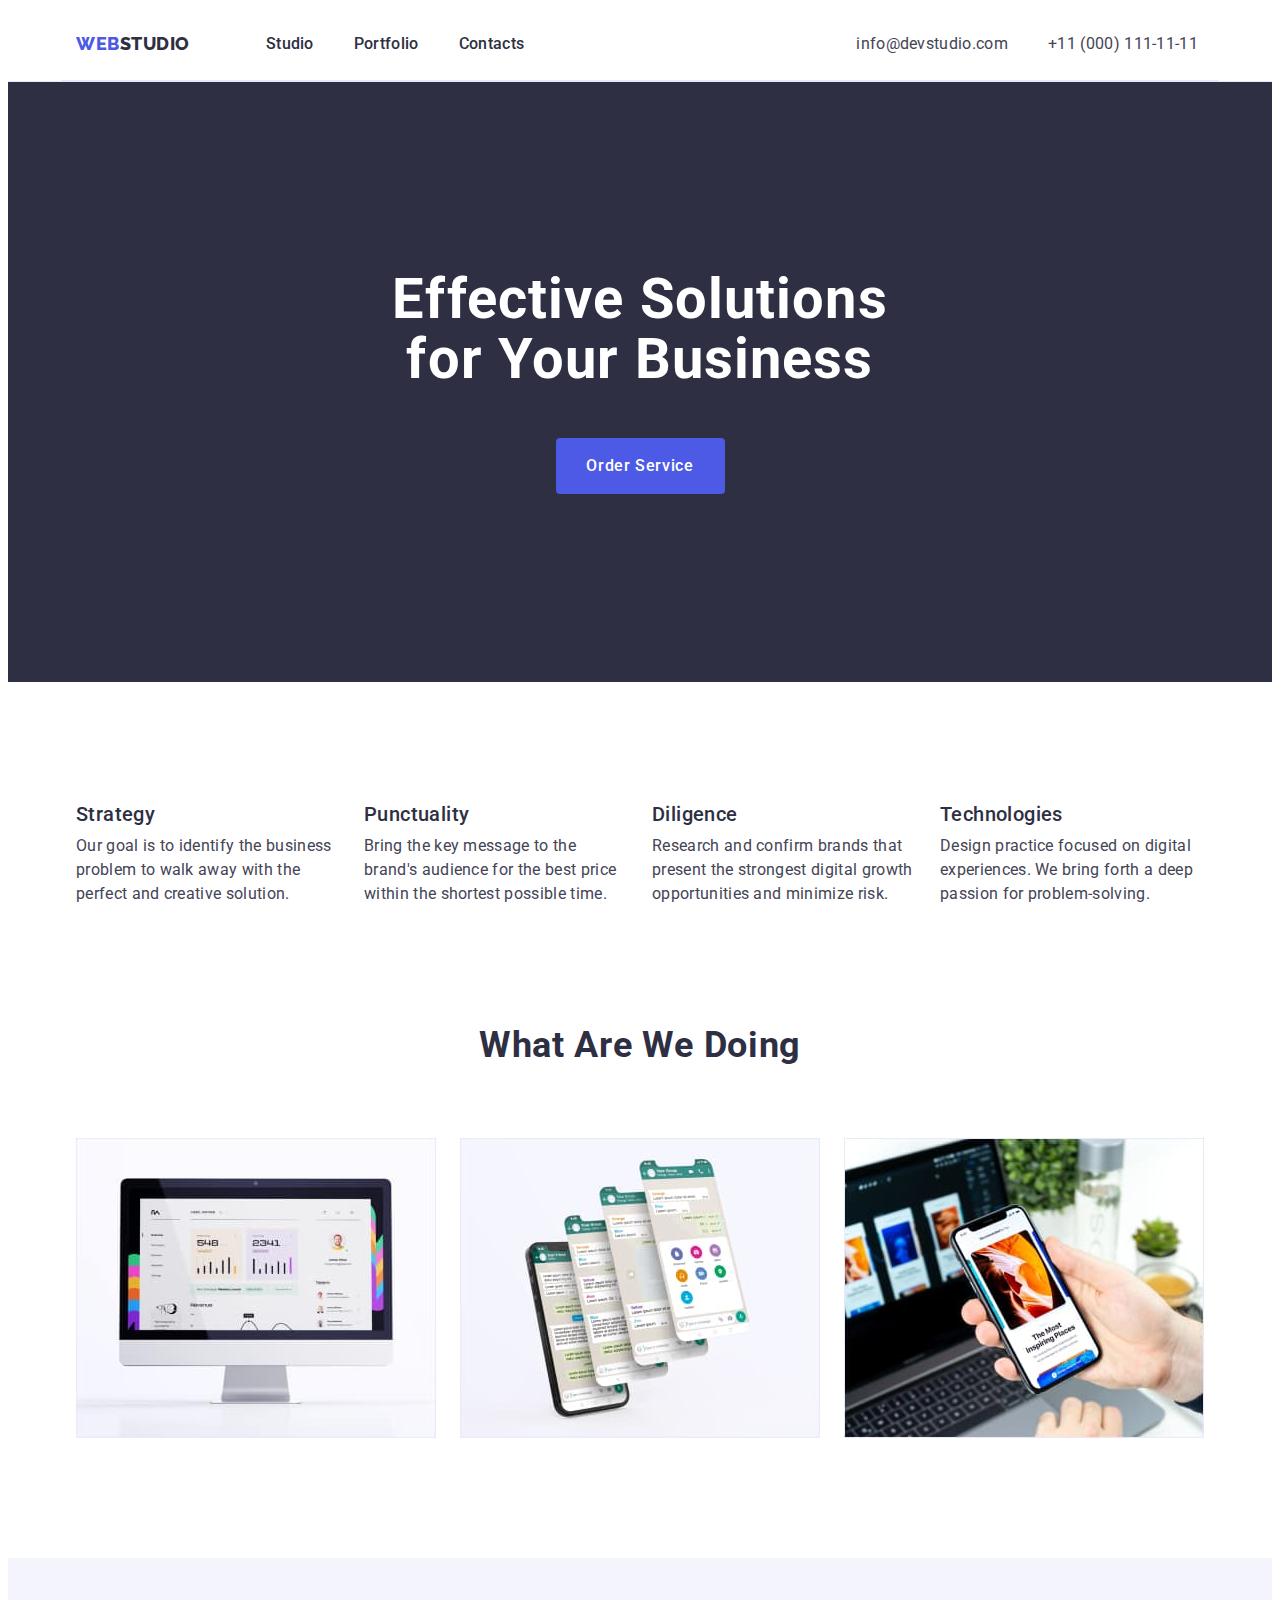
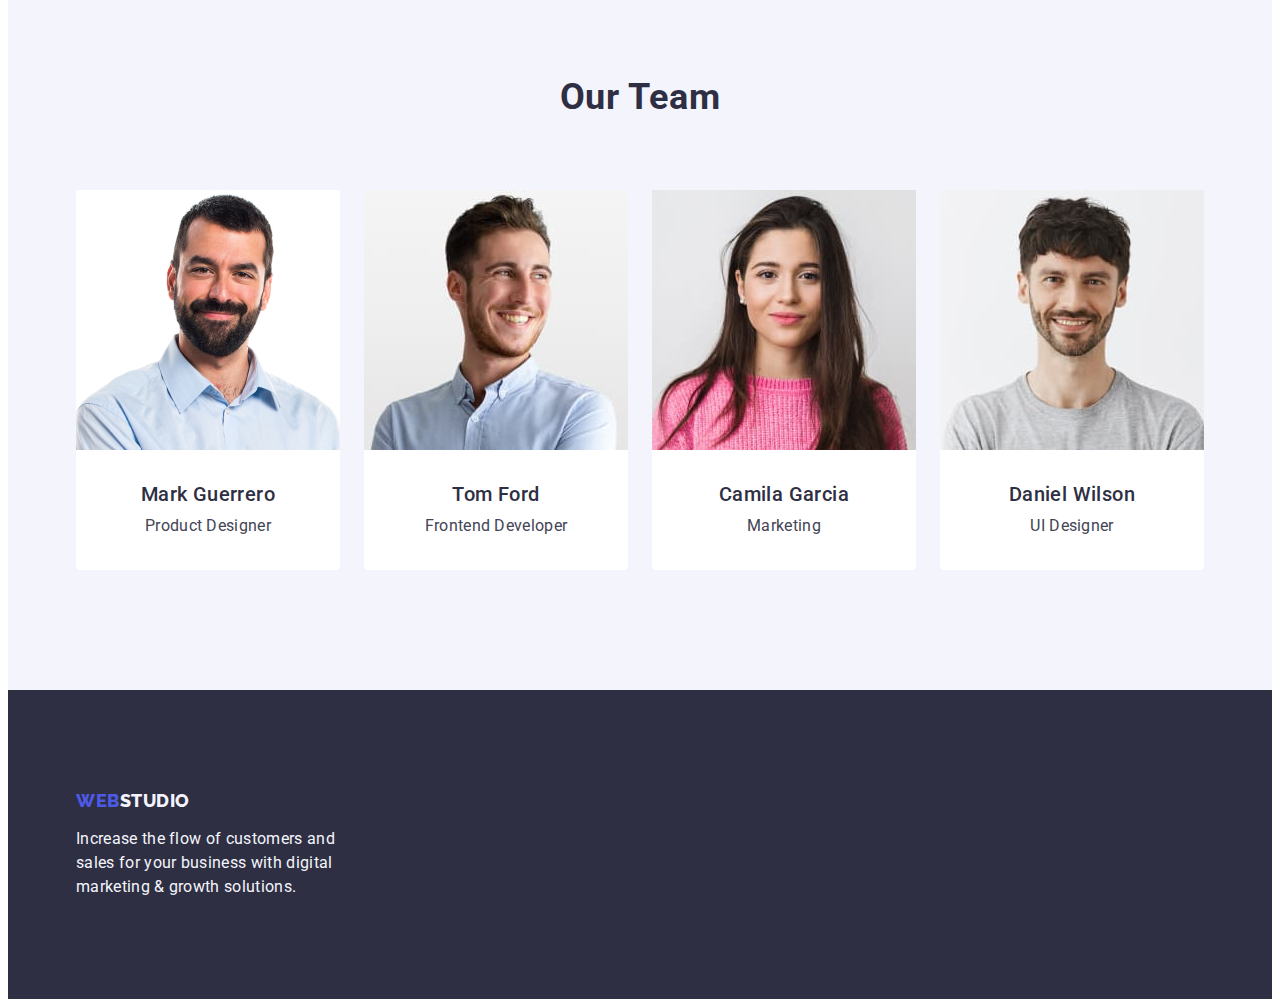
<file: index.html>
<!DOCTYPE html>
<html lang="en">
  <head>
    <meta charset="UTF-8" />
    <meta http-equiv="X-UA-Compatible" content="IE=edge" />
    <meta name="viewport" content="width=device-width, initial-scale=1.0" />
    <title>goit-markup-hw-03</title>
    <link rel="preconnect" href="https://fonts.googleapis.com" />
    <link rel="preconnect" href="https://fonts.gstatic.com" crossorigin />
    <link rel="preconnect" href="https://fonts.googleapis.com" />
    <link rel="preconnect" href="https://fonts.gstatic.com" crossorigin />
    <link
      href="https://fonts.googleapis.com/css2?family=Raleway:wght@800&family=Roboto:ital,wght@0,400;0,500;0,700;1,900&display=swap"
      rel="stylesheet"
    />
    <link
      rel="stylesheet"
      href="https://cdnjs.cloudflare.com/ajax/libs/modern-normalize/1.1.0/modern-normalize.min.css"
      integrity="sha512-wpPYUAdjBVSE4KJnH1VR1HeZfpl1ub8YT/NKx4PuQ5NmX2tKuGu6U/JRp5y+Y8XG2tV+wKQpNHVUX03MfMFn9Q=="
      crossorigin="anonymous"
      referrerpolicy="no-referrer"
    />
    <link rel="stylesheet" href="./css/style.css" />
  </head>
  <body class="body">
    <header class="header">
      <div class="header container">
        <nav class="nav-header">
          <a class="logo link" href="./index.html"
            >Web<span class="logo-span">Studio</span></a
          >

          <ul class="header-list list">
            <li><a class="page link" href="./index.html">Studio</a></li>
            <li><a class="page link" href="./portfolio.html">Portfolio</a></li>
            <li><a class="page link" href="">Contacts</a></li>
          </ul>
        </nav>

        <address class="header-contacts">
          <ul class="header-adress list">
            <li>
              <a class="header-contact link" href="mailto:info@devstudio.com">
                info@devstudio.com
              </a>
            </li>
            <li>
              <a class="header-contact link" href="tel:+110001111111">
                +11 (000) 111-11-11</a
              >
            </li>
          </ul>
        </address>
      </div>
    </header>
    <main>
      <!-- Section 1 -->
      <section class="title">
        <div class="first-section container">
          <h1 class="title-header">Effective Solutions for Your Business</h1>
          <button type="button" class="title-button">Order Service</button>
        </div>
      </section>
      <!-- Section 2 -->

      <section class="info">
        <div class="second-section container">
          <h2 class="info-header visually-hidden">Info</h2>
          <ul class="second-section-list list">
            <li class="info-li">
              <h3 class="info-list">Strategy</h3>
              <p class="list-p">
                Our goal is to identify the business problem to walk away with
                the perfect and creative solution.
              </p>
            </li>

            <li class="info-li">
              <h3 class="info-list">Punctuality</h3>
              <p class="list-p">
                Bring the key message to the brand's audience for the best price
                within the shortest possible time.
              </p>
            </li>

            <li class="info-li">
              <h3 class="info-list">Diligence</h3>
              <p class="list-p">
                Research and confirm brands that present the strongest digital
                growth opportunities and minimize risk.
              </p>
            </li>

            <li class="info-li">
              <h3 class="info-list">Technologies</h3>
              <p class="list-p">
                Design practice focused on digital experiences. We bring forth a
                deep passion for problem-solving.
              </p>
            </li>
          </ul>
        </div>
      </section>

      <!-- Section 3 -->
      <section class="offer">
        <div class="third-section container">
          <h2 class="offer-title">What are we doing</h2>
          <ul class="offer-list list">
            <li class="offer-li">
              <img src="./images/pc.jpg" alt="PC with website" width="360" />
            </li>
            <li class="offer-li">
              <img
                src="./images/phone.jpg"
                alt="phone with 4 screen"
                width="360"
              />
            </li>
            <li class="offer-li">
              <img src="./images/phone2.jpg" alt="phone in hand" width="360" />
            </li>
          </ul>
        </div>
      </section>

      <!-- Section 4 -->
      <section class="team">
        <div class="fourth-section container">
          <h2 class="team-title">Our Team</h2>
          <ul class="fourth-section-list list">
            <li class="team-li">
              <img
                src="./images/markguerrero.jpg"
                alt="Mark Guerrero"
                width="264"
              />
              <div class="team-info">
                <h3 class="info-list">Mark Guerrero</h3>
                <p class="list-p">Product Designer</p>
              </div>
            </li>
            <li class="team-li">
              <img src="./images/tomford.jpg" alt="Tom Ford" width="264" />
              <div class="team-info">
                <h3 class="info-list">Tom Ford</h3>
                <p class="list-p">Frontend Developer</p>
              </div>
            </li>
            <li class="team-li">
              <img
                src="./images/camilagarcia.jpg"
                alt="Camila Garcia"
                width="264"
              />
              <div class="team-info">
                <h3 class="info-list">Camila Garcia</h3>
                <p class="list-p">Marketing</p>
              </div>
            </li>
            <li class="team-li">
              <img
                src="./images/danielwilson.jpg"
                alt="danielwilson"
                width="264"
              />
              <div class="team-info">
                <h3 class="info-list">Daniel Wilson</h3>
                <p class="list-p">UI Designer</p>
              </div>
            </li>
          </ul>
        </div>
      </section>
    </main>
    <footer class="more-info">
      <div class="footer-container container">
        <a class="logo-footer link" href="./index.html"
          >Web<span class="logo-span-footer">Studio</span></a
        >
        <p class="more-text">
          Increase the flow of customers and sales for your business with
          digital marketing & growth solutions.
        </p>
      </div>
    </footer>
  </body>
</html>
</file>
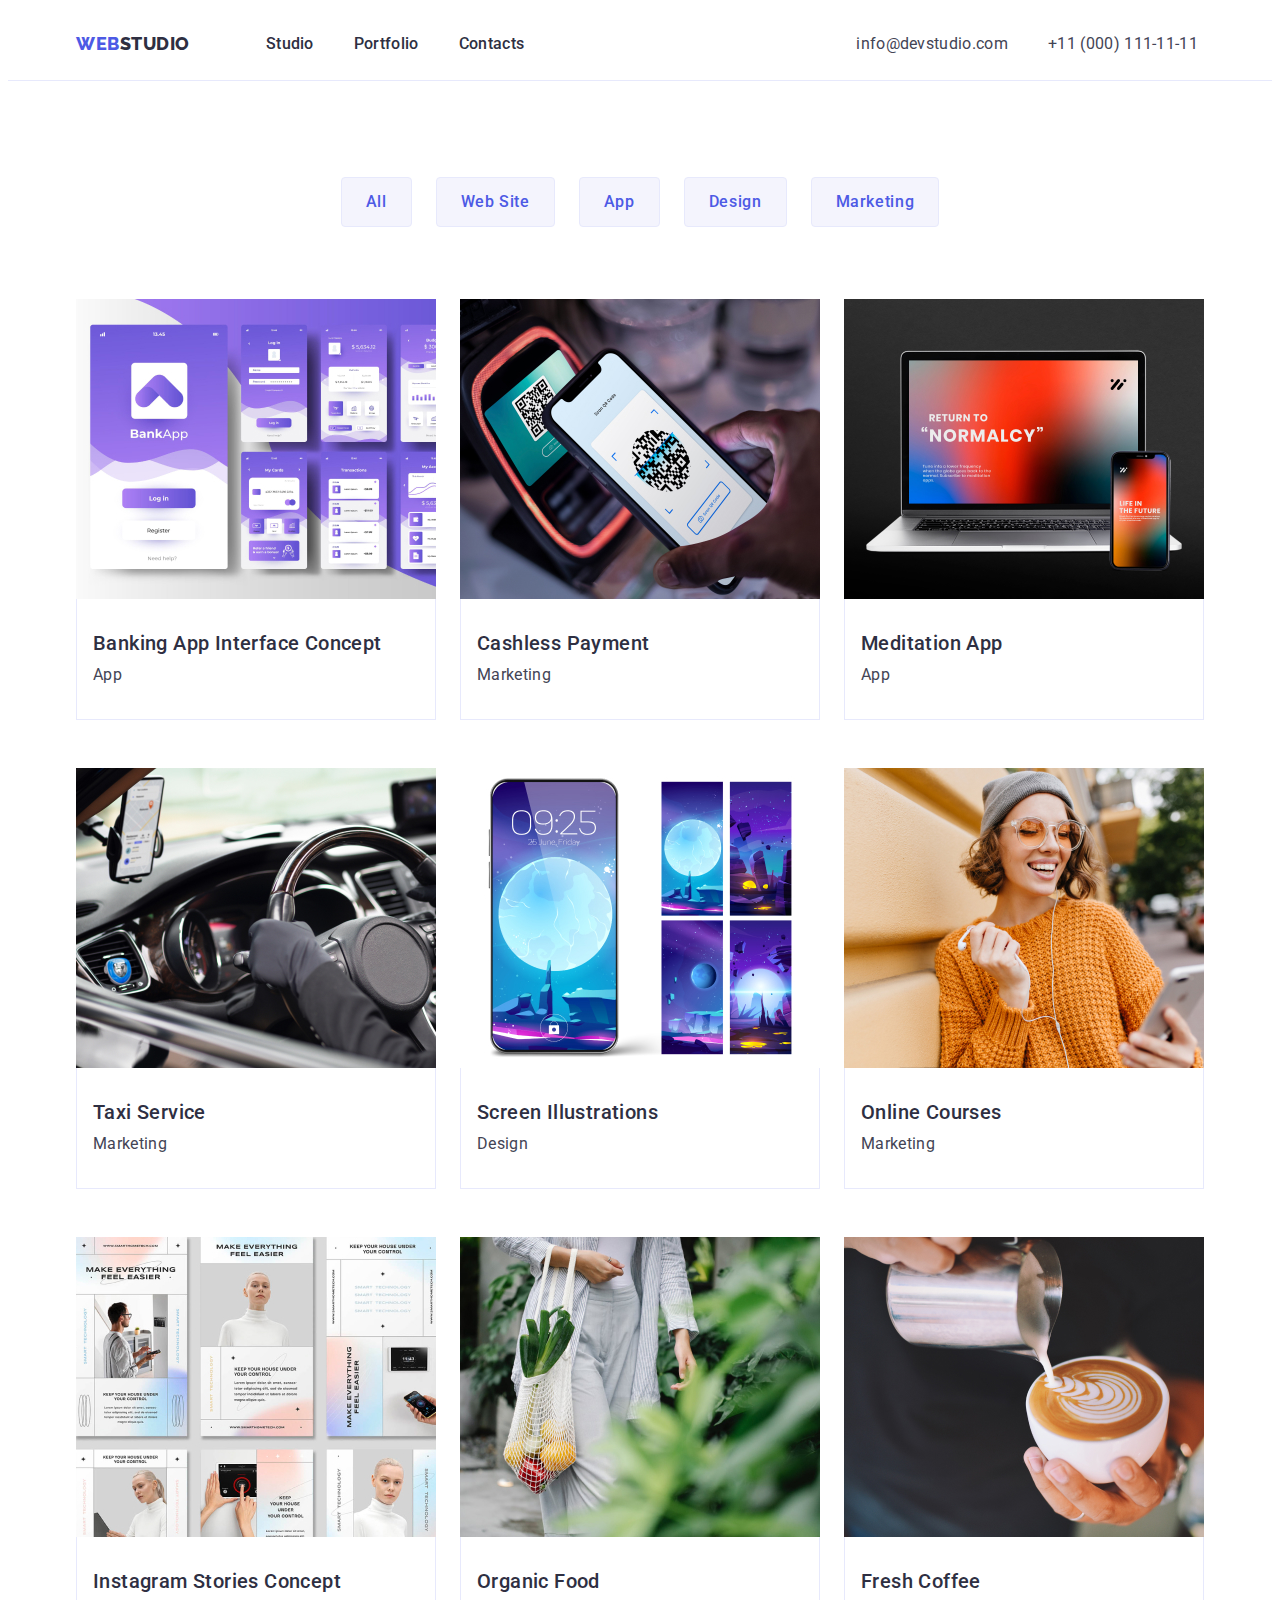
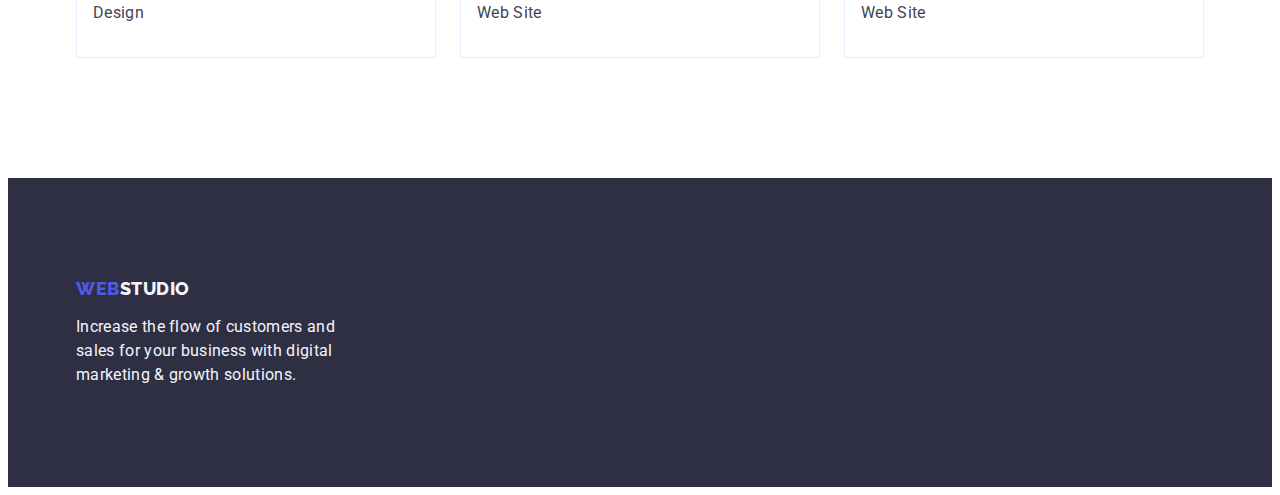
<file: portfolio.html>
<!DOCTYPE html>
<html lang="en">
  <head>
    <meta charset="UTF-8" />
    <meta http-equiv="X-UA-Compatible" content="IE=edge" />
    <meta name="viewport" content="width=device-width, initial-scale=1.0" />
    <title>goit-markup-hw-03</title>
    <link rel="preconnect" href="https://fonts.googleapis.com" />
    <link rel="preconnect" href="https://fonts.gstatic.com" crossorigin />
    <link rel="preconnect" href="https://fonts.googleapis.com" />
    <link rel="preconnect" href="https://fonts.gstatic.com" crossorigin />
    <link
      href="https://fonts.googleapis.com/css2?family=Raleway:wght@800&family=Roboto:ital,wght@0,400;0,500;0,700;1,900&display=swap"
      rel="stylesheet"
    />
    <link
      rel="stylesheet"
      href="https://cdnjs.cloudflare.com/ajax/libs/modern-normalize/1.1.0/modern-normalize.min.css"
      integrity="sha512-wpPYUAdjBVSE4KJnH1VR1HeZfpl1ub8YT/NKx4PuQ5NmX2tKuGu6U/JRp5y+Y8XG2tV+wKQpNHVUX03MfMFn9Q=="
      crossorigin="anonymous"
      referrerpolicy="no-referrer"
    />
    <link rel="stylesheet" href="./css/style.css" />
  </head>
  <body class="body">
    <header class="portfolio-header">
      <div class="portfolio container">
        <nav class="portfolio-nav-header">
          <a class="logo link" href="./index.html"
            >Web<span class="logo-span">Studio</span></a
          >

          <ul class="portfolio-header-list list">
            <li><a class="page link" href="./index.html">Studio</a></li>
            <li><a class="page link" href="./portfolio.html">Portfolio</a></li>
            <li><a class="page link" href="">Contacts</a></li>
          </ul>
        </nav>

        <address class="portfolio-contacts">
          <ul class="portfolio-contacts-list list">
            <li>
              <a
                class="portfolio-contact link"
                href="mailto:info@devstudio.com"
              >
                info@devstudio.com
              </a>
            </li>
            <li>
              <a class="portfolio-contact link" href="tel:+110001111111">
                +11 (000) 111-11-11</a
              >
            </li>
          </ul>
        </address>
      </div>
    </header>
    <main>
      <!-- Section 1 -->
      <section class="offers">
        <div class="portfolio-section container">
          <h1 class="visually-hidden">Zagolovok</h1>
          <ul class="portfolio-offers list">
            <li><button class="portfolio-button" type="button">All</button></li>
            <li>
              <button class="portfolio-button" type="button">Web Site</button>
            </li>
            <li><button class="portfolio-button" type="button">App</button></li>
            <li>
              <button class="portfolio-button" type="button">Design</button>
            </li>
            <li>
              <button class="portfolio-button" type="button">Marketing</button>
            </li>
          </ul>
          <ul class="portfolio-img-list list">
            <li class="images-li">
              <a class="images link" href="">
                <img
                  class="offers-images link"
                  src="./images/portfolio/bankingAppInterfaceConcept.jpg"
                  alt="Bank App"
                  width="360"
                />
                <div class="images-info">
                  <h2 class="portfolio-list">Banking App Interface Concept</h2>
                  <p class="list-p">App</p>
                </div>
              </a>
            </li>
            <li class="images-li">
              <a class="images link" href="">
                <img
                  class="offers-images link"
                  src="./images/portfolio/cashlessPayment.jpg"
                  alt="QR Code"
                  width="360"
                />
                <div class="images-info">
                  <h2 class="portfolio-list">Cashless Payment</h2>
                  <p class="list-p">Marketing</p>
                </div>
              </a>
            </li>
            <li class="images-li">
              <a class="images link" href="">
                <img
                  class="offers-images link"
                  src="./images/portfolio/meditationapp.jpg"
                  alt="Meditation App"
                  width="360"
                />
                <div class="images-info">
                  <h2 class="portfolio-list">Meditation App</h2>
                  <p class="list-p">App</p>
                </div>
              </a>
            </li>
            <li class="images-li">
              <a class="images link" href="">
                <img
                  class="offers-images link"
                  src="./images/portfolio/taxiservice.jpg"
                  alt="Taxi Service"
                  width="360"
                />
                <div class="images-info">
                  <h2 class="portfolio-list">Taxi Service</h2>
                  <p class="list-p">Marketing</p>
                </div>
              </a>
            </li>
            <li class="images-li">
              <a class="images link" href="">
                <img
                  class="offers-images link"
                  src="./images/portfolio/screenilustrations.jpg"
                  alt="Screen Illustration"
                  width="360"
                />
                <div class="images-info">
                  <h2 class="portfolio-list">Screen Illustrations</h2>
                  <p class="list-p">Design</p>
                </div>
              </a>
            </li>
            <li class="images-li">
              <a class="images link" href="">
                <img
                  class="offers-images link"
                  src="./images/portfolio/online-courses.jpg"
                  alt="Online Courses"
                  width="360"
                />
                <div class="images-info">
                  <h2 class="portfolio-list">Online Courses</h2>
                  <p class="list-p">Marketing</p>
                </div>
              </a>
            </li>
            <li class="images-li">
              <a class="images link" href="">
                <img
                  class="offers-images link"
                  src="./images/portfolio/instagramStoriesConcept.jpg"
                  alt="Instagram concept"
                  width="360"
                />
                <div class="images-info">
                  <h2 class="portfolio-list">Instagram Stories Concept</h2>
                  <p class="list-p">Design</p>
                </div>
              </a>
            </li>
            <li class="images-li">
              <a class="images link" href="">
                <img
                  class="offers-images link"
                  src="./images/portfolio/organicfood.jpg"
                  alt="Organic Food"
                  width="360"
                />
                <div class="images-info">
                  <h2 class="portfolio-list">Organic Food</h2>
                  <p class="list-p">Web Site</p>
                </div>
              </a>
            </li>
            <li class="images-li">
              <a class="images link" href="">
                <img
                  class="offers-images link"
                  src="./images/portfolio/freshcoffee.jpg"
                  alt="Fresh Coffee"
                  width="360"
                />
                <div class="images-info">
                  <h2 class="portfolio-list">Fresh Coffee</h2>
                  <p class="list-p">Web Site</p>
                </div>
              </a>
            </li>
          </ul>
        </div>
      </section>
    </main>
    <footer class="more-info">
      <div class="container">
        <a class="logo-footer link" href="./index.html"
          >Web<span class="logo-span-footer">Studio</span></a
        >
        <p class="more-text">
          Increase the flow of customers and sales for your business with
          digital marketing & growth solutions.
        </p>
      </div>
    </footer>
  </body>
</html>
</file>
<file: css/style.css>
:root {
  --primaryBrand: #4d5ae5;
  --darkColor: #2e2f42;
  --successColor: #31d0aa;
  --text: #434455;
  --subtleText: #8e8f99;
  --accentColor: #e7e9fc;
  --lightColor: #f4f4fd;
  --backgroungColor: #ffffff;
}

*,
*::before,
*::after {
  box-sizing: border-box;
}
h1,
h2,
h3,
h4,
h5,
h6,
ul,
p,
a {
  margin: 0;
}
ul {
  padding: 0;
}
body {
  font-family: "Roboto", sans-serif;
  background-color: var(--backgroungColor);
  color: var(--text);
}
.container {
  width: 1158px;
  padding-right: 15px;
  padding-left: 15px;
  margin-right: auto;
  margin-left: auto;
}
img {
  display: block;
}

.visually-hidden {
  position: absolute;
  width: 1px;
  height: 1px;
  margin: -1px;
  border: 0;
  padding: 0;
  white-space: nowrap;
  clip-path: inset(100%);
  clip: rect(0 0 0 0);
  overflow: hidden;
}

.header {
  border-bottom: 1px solid #e7e9fc;
}
.header.container {
  display: flex;
  align-items: center;
}
.nav-header {
  display: flex;
  margin-right: 332px;
  align-items: center;
}
.header-list {
  display: flex;
  gap: 40px;
  margin: 24px 0;
}

.header-contacts {
  font-style: normal;
  display: flex;
}

.header-contact {
  font-style: normal;
  font-size: 16px;
  line-height: 1.5;
  letter-spacing: 0.02em;
  color: var(--text);
}
.header-adress {
  display: flex;
  gap: 40px;
}

.header-contact.link {
  text-decoration: none;
}

.header-contact:hover,
.header-contact:focus {
  color: #404bbf;
}

.logo {
  font-family: "Raleway", sans-serif;
  font-weight: 800;
  font-size: 18px;
  line-height: 1.17;
  letter-spacing: 0.03em;
  text-transform: uppercase;
  color: var(--primaryBrand);
  margin-right: 76px;
}
.link.logo {
  text-decoration: none;
}
.logo-span {
  color: var(--darkColor);
}

.list {
  list-style: none;
  margin: 0;
}
.page {
  font-weight: 500;
  font-size: 16px;
  line-height: 1.5;
  letter-spacing: 0.02em;
  color: var(--darkColor);
  padding: 24px 0;
  display: block;
}
.page.link {
  text-decoration: none;
}
.page:hover,
.page:focus {
  color: #404bbf;
}

/* First Section */

.title {
  background-color: var(--darkColor);
  text-align: center;
  padding-top: 188px;
  padding-bottom: 188px;
}

.title-header {
  font-size: 56px;
  line-height: 1.07;
  letter-spacing: 0.02em;
  color: #ffffff;
  max-width: 496px;
  margin-right: auto;
  margin-bottom: 48px;
  margin-left: auto;
}
.title-button {
  background-color: #4d5ae5;
  font-family: "Roboto", sans-serif;
  font-weight: 500;
  font-size: 16px;
  line-height: 1.5;
  letter-spacing: 0.04em;
  color: #ffffff;
  cursor: pointer;
  min-width: 169px;
  height: 56px;
  border: none;
  border-radius: 4px;
  display: block;
  margin: auto;
}
.title-button:hover,
.title-button:focus {
  background-color: #404bbf;
}

.info {
  display: flex;
  padding-top: 120px;
  padding-bottom: 120px;
  gap: 24px;
}
.second-section-list {
  display: flex;
  gap: 24px;
}
.info-li {
  flex-basis: calc((100% - 72px) / 4);
}
.info-list {
  font-weight: 500;
  font-size: 20px;
  line-height: 1.2;
  letter-spacing: 0.02em;
  color: var(--darkColor);
  margin-bottom: 8px;
}
.list-p {
  font-size: 16px;
  line-height: 1.5;
  letter-spacing: 0.02em;
  color: var(--text);
}
.offer {
  padding-bottom: 120px;
}
.offer-title {
  font-size: 36px;
  line-height: 1.11;
  letter-spacing: 0.02em;
  text-align: center;
  text-transform: capitalize;
  color: var(--darkColor);
  margin-bottom: 72px;
}
.offer-list {
  display: flex;
  gap: 24px;
  justify-content: center;
}
.offer-li {
  width: calc((100% - 48px) / 3);
}
/* .offers-images.link {
    text-decoration: none;
} */
.team {
  background-color: #f4f4fd;
  padding-top: 120px;
  padding-bottom: 120px;
}

.team-title {
  font-size: 36px;
  line-height: 1.11;
  letter-spacing: 0.02em;
  text-align: center;
  text-transform: capitalize;
  color: var(--darkColor);
  margin-bottom: 72px;
}
.fourth-section-list {
  display: flex;
  gap: 24px;
}
.team-li {
  background-color: var(--backgroungColor);
  width: calc((100% - 72px) / 4);
  border-radius: 0px 0px 4px 4px;
}
.team-info {
  padding: 32px 16px;
  border-radius: 0px 0px 4px 4px;
}
.team-info > h3 {
  text-align: center;
  margin-bottom: 8px;
}
.team-info > p {
  text-align: center;
}
.more-info {
  background-color: var(--darkColor);
}
.logo-footer {
  font-family: "Raleway", sans-serif;
  font-weight: 800;
  font-size: 18px;
  line-height: 1.17;
  letter-spacing: 0.03em;
  text-transform: uppercase;
  color: var(--primaryBrand);
}

.logo-footer.link {
  text-decoration: none;
}
.logo-span-footer {
  color: var(--lightColor);
}

.more-info {
  padding-top: 100px;
  padding-bottom: 100px;
}
.logo-footer {
  display: inline-block;
  margin-bottom: 16px;
}
.more-text {
  font-weight: 400;
  font-size: 16px;
  line-height: 1.5;
  letter-spacing: 0.02em;
  color: #f4f4fd;
  width: 264px;
}
.portfolio-header {
  display: flex;
  border-bottom: 1px solid #e7e9fc;
}
.portfolio.container {
  display: flex;
  align-items: center;
}
.portfolio-nav-header {
  display: flex;
  align-items: center;
  margin-right: 332px;
}
.portfolio-header-list {
  display: flex;
  gap: 40px;
}

.portfolio-contacts {
  font-style: normal;
  display: flex;
}
.portfolio-contact {
  font-size: 16px;
  line-height: 1.5;
  letter-spacing: 0.02em;
  color: var(--text);
}
.portfolio-contacts-list {
  display: flex;
  gap: 40px;
}
.portfolio-contact.link {
  text-decoration: none;
}
.portfolio-contact:hover,
.portfolio-contact:focus {
  color: #404bbf;
}
.offers {
  padding-top: 96px;
  padding-bottom: 120px;
}

.portfolio-list {
  font-weight: 500;
  font-size: 20px;
  line-height: 1.2;
  letter-spacing: 0.02em;
  color: var(--darkColor);
  margin-bottom: 8px;
}
.portfolio-offers {
  display: flex;
  justify-content: center;
  gap: 24px;
  margin-bottom: 72px;
}
.portfolio-button {
  font-family: "Roboto", sans-serif;
  font-weight: 500;
  font-size: 16px;
  line-height: 1.5;
  letter-spacing: 0.04em;
  background-color: var(--lightColor);
  color: var(--primaryBrand);
  border: 1px solid var(--accentColor);
  cursor: pointer;
  padding: 12px 24px;
  border-radius: 4px;
}
.portfolio-button:hover,
.portfolio-button:focus {
  color: #ffffff;
  background-color: #404bbf;
  border: 1px solid transparent;
}
.portfolio-img-list {
  display: flex;
  flex-wrap: wrap;
  column-gap: 24px;
  row-gap: 48px;
}
.images-li {
  width: calc((100% - 48px) / 3);
}
.images-info {
  padding: 32px 16px;
  border: 1px solid #e7e9fc;
  border-top: none;
}
.images.link {
  text-decoration: none;
}
</file>
